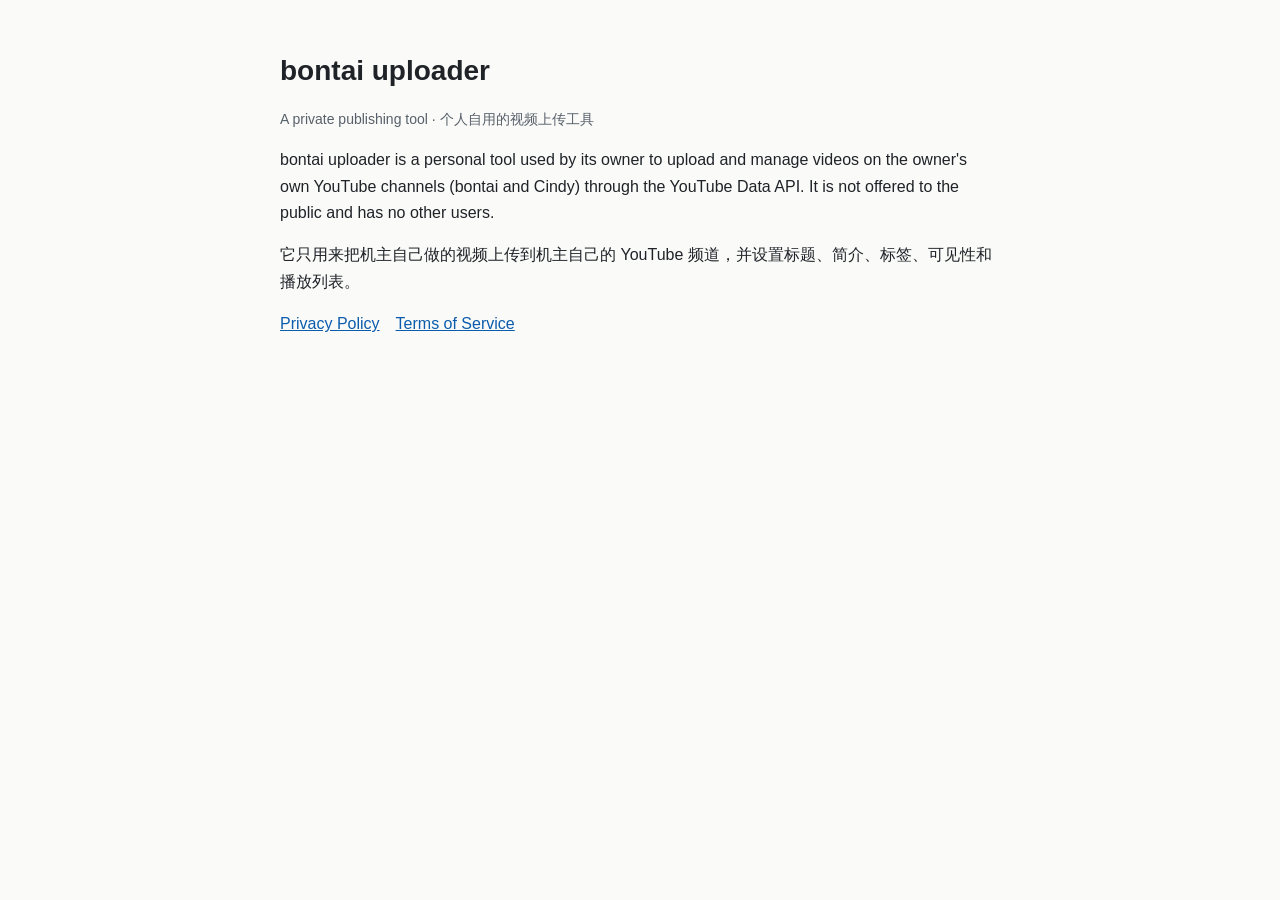
<file: index.html>
<!doctype html>
<html lang="en"><head><meta charset="utf-8"><meta name="viewport" content="width=device-width, initial-scale=1">
<title>bontai uploader</title><link rel="stylesheet" href="style.css"></head>
<body><main>
<h1>bontai uploader</h1>
<p class="muted">A private publishing tool · 个人自用的视频上传工具</p>
<p>bontai uploader is a personal tool used by its owner to upload and manage videos on the owner's own YouTube channels (bontai and Cindy) through the YouTube Data API. It is not offered to the public and has no other users.</p>
<p>它只用来把机主自己做的视频上传到机主自己的 YouTube 频道，并设置标题、简介、标签、可见性和播放列表。</p>
<nav><a href="privacy.html">Privacy Policy</a><a href="terms.html">Terms of Service</a></nav>
</main></body></html>
</file>
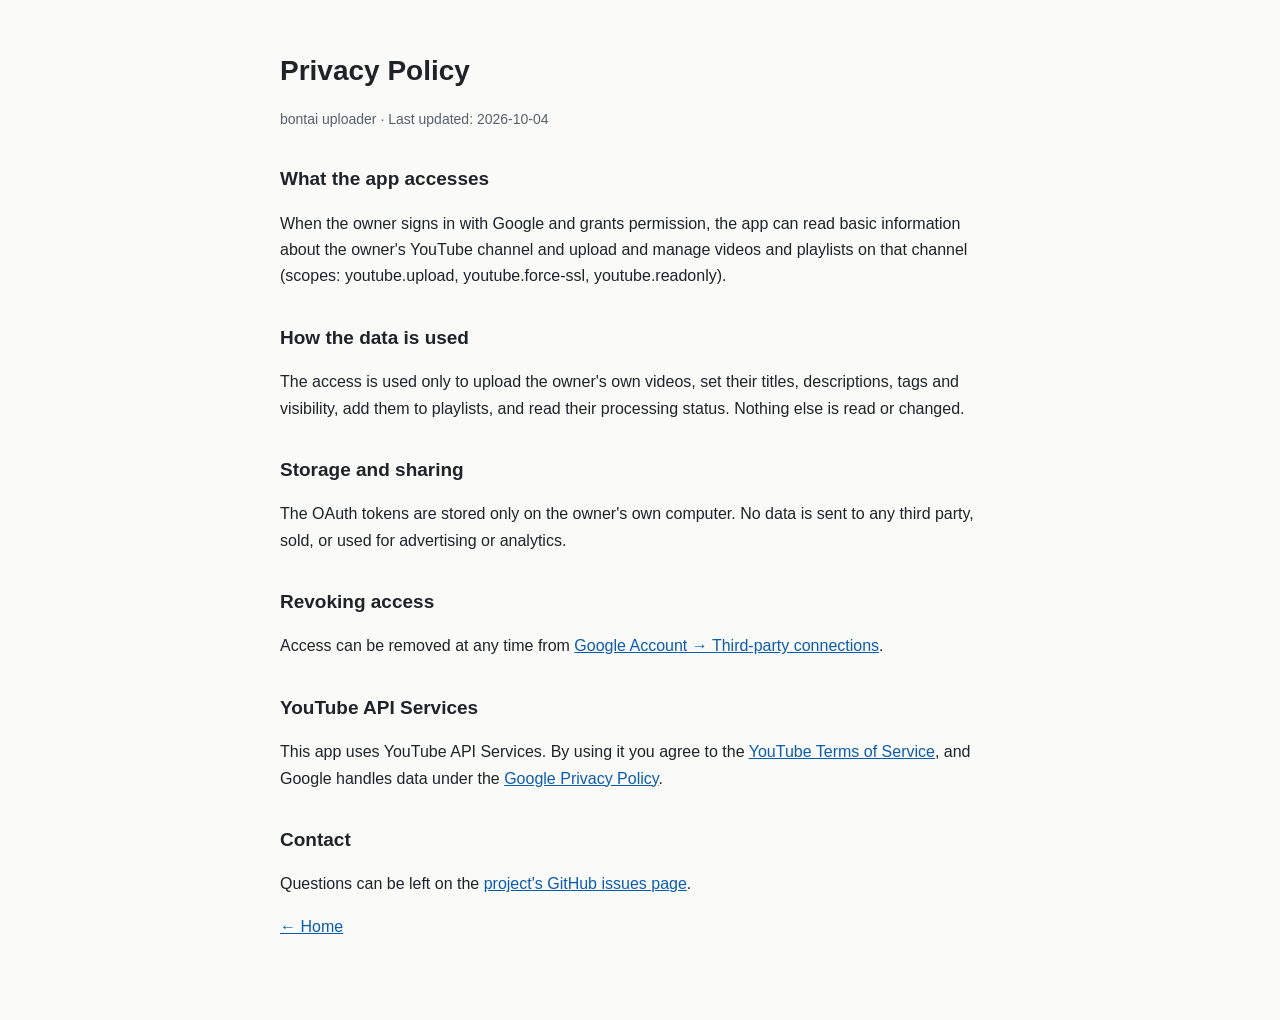
<file: privacy.html>
<!doctype html>
<html lang="en"><head><meta charset="utf-8"><meta name="viewport" content="width=device-width, initial-scale=1">
<title>Privacy Policy · bontai uploader</title><link rel="stylesheet" href="style.css"></head>
<body><main>
<h1>Privacy Policy</h1>
<p class="muted">bontai uploader · Last updated: 2026-10-04</p>
<h2>What the app accesses</h2>
<p>When the owner signs in with Google and grants permission, the app can read basic information about the owner's YouTube channel and upload and manage videos and playlists on that channel (scopes: youtube.upload, youtube.force-ssl, youtube.readonly).</p>
<h2>How the data is used</h2>
<p>The access is used only to upload the owner's own videos, set their titles, descriptions, tags and visibility, add them to playlists, and read their processing status. Nothing else is read or changed.</p>
<h2>Storage and sharing</h2>
<p>The OAuth tokens are stored only on the owner's own computer. No data is sent to any third party, sold, or used for advertising or analytics.</p>
<h2>Revoking access</h2>
<p>Access can be removed at any time from <a href="https://myaccount.google.com/permissions">Google Account → Third-party connections</a>.</p>
<h2>YouTube API Services</h2>
<p>This app uses YouTube API Services. By using it you agree to the <a href="https://www.youtube.com/t/terms">YouTube Terms of Service</a>, and Google handles data under the <a href="https://policies.google.com/privacy">Google Privacy Policy</a>.</p>
<h2>Contact</h2>
<p>Questions can be left on the <a href="https://github.com/asnmhp-lgtm/asnmhp-lgtm.github.io/issues">project's GitHub issues page</a>.</p>
<p><a href="index.html">← Home</a></p>
</main></body></html>
</file>
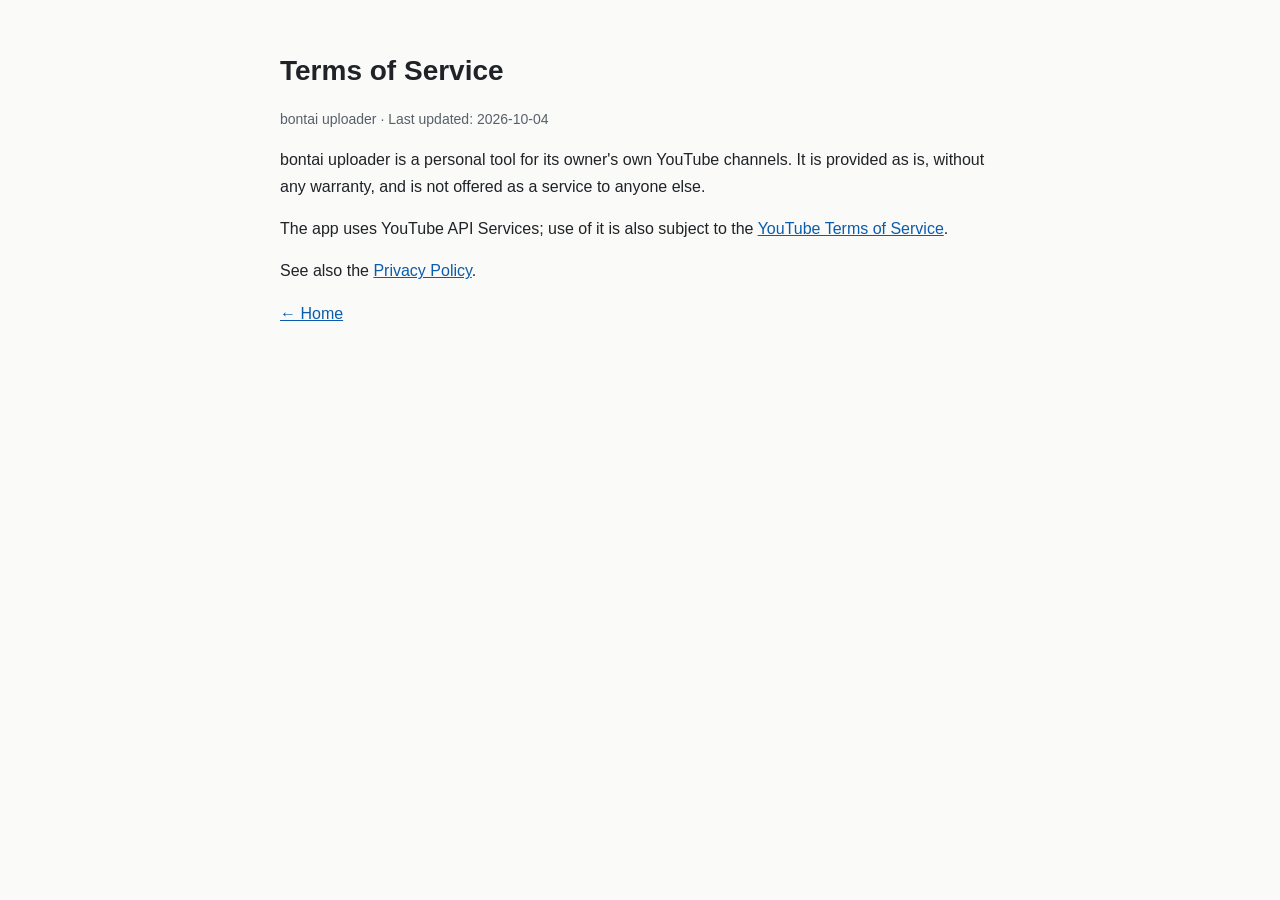
<file: terms.html>
<!doctype html>
<html lang="en"><head><meta charset="utf-8"><meta name="viewport" content="width=device-width, initial-scale=1">
<title>Terms of Service · bontai uploader</title><link rel="stylesheet" href="style.css"></head>
<body><main>
<h1>Terms of Service</h1>
<p class="muted">bontai uploader · Last updated: 2026-10-04</p>
<p>bontai uploader is a personal tool for its owner's own YouTube channels. It is provided as is, without any warranty, and is not offered as a service to anyone else.</p>
<p>The app uses YouTube API Services; use of it is also subject to the <a href="https://www.youtube.com/t/terms">YouTube Terms of Service</a>.</p>
<p>See also the <a href="privacy.html">Privacy Policy</a>.</p>
<p><a href="index.html">← Home</a></p>
</main></body></html>
</file>
<file: style.css>
:root { --bg: #fafaf8; --fg: #1f2328; --muted: #57606a; --link: #0b5cad; }
@media (prefers-color-scheme: dark) { :root { --bg: #161616; --fg: #e8e8e6; --muted: #a0a0a0; --link: #7fb3ff; } }
body { background: var(--bg); color: var(--fg); font: 16px/1.65 -apple-system, BlinkMacSystemFont, "Segoe UI", "PingFang SC", sans-serif; margin: 0; }
main { max-width: 720px; margin: 0 auto; padding: 48px 16px 64px; }
h1 { font-size: 28px; margin: 0 0 8px; } h2 { font-size: 19px; margin: 32px 0 8px; }
p, li { color: var(--fg); } .muted { color: var(--muted); font-size: 14px; } a { color: var(--link); }
nav a { margin-right: 16px; }
</file>
